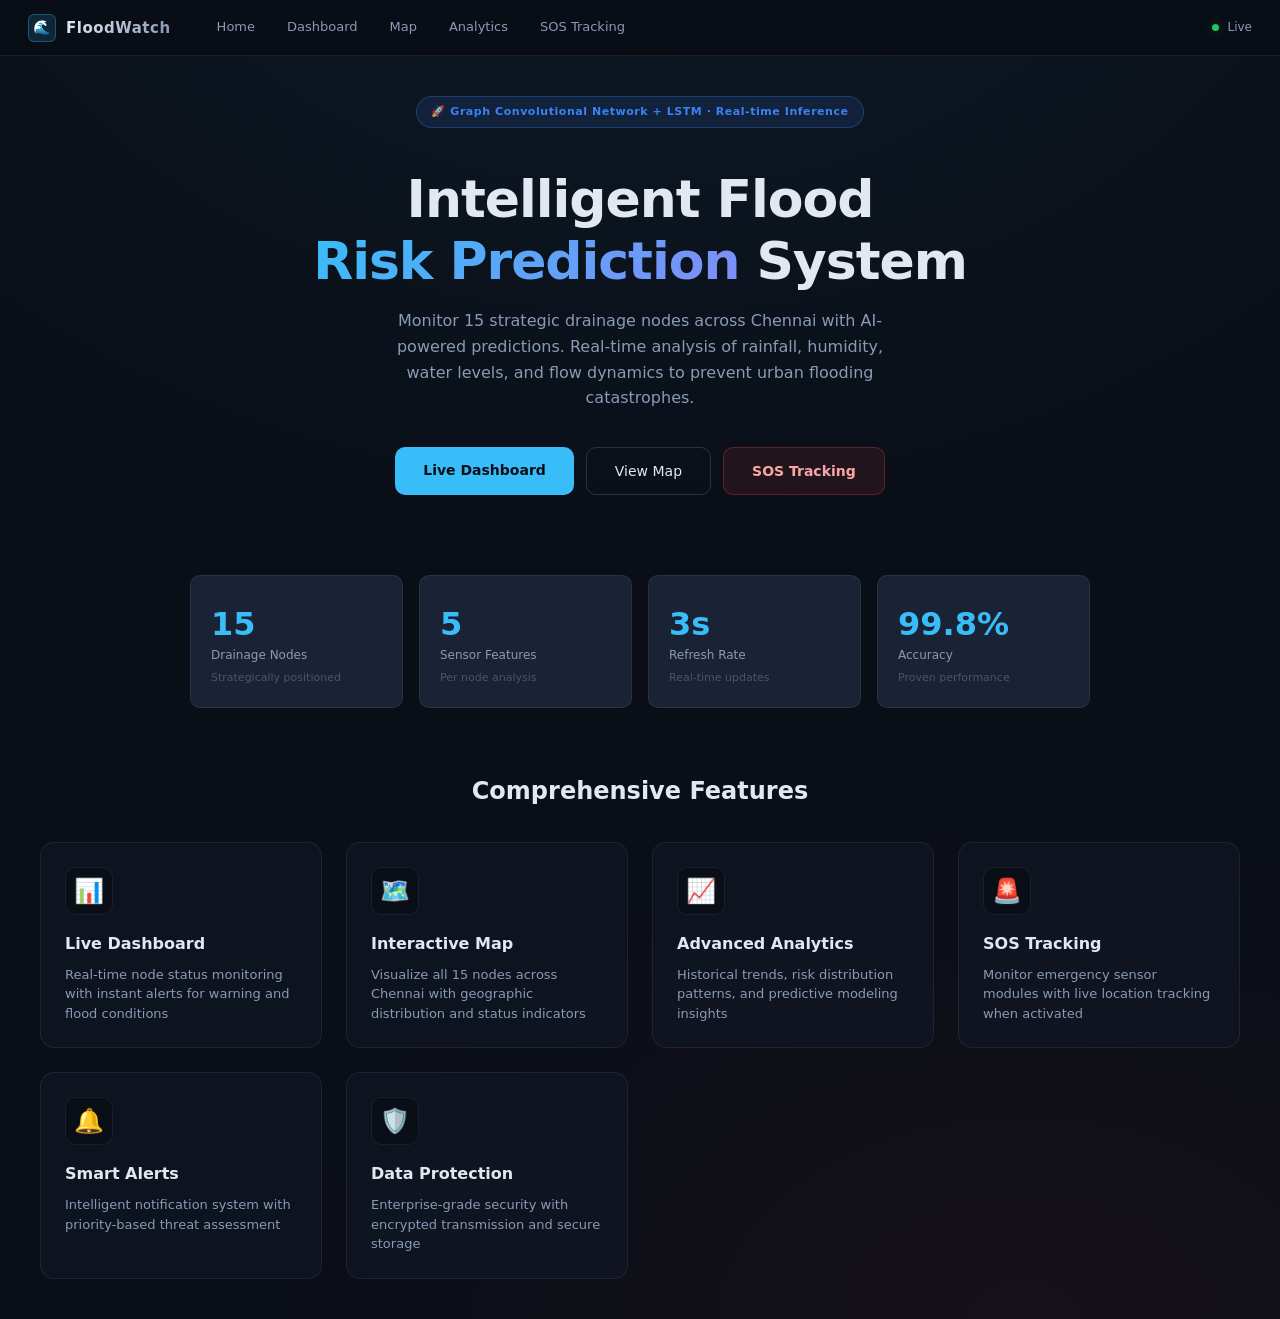
<file: dashboard/index.html>
<!DOCTYPE html>
<html lang="en">

<head>
  <meta charset="UTF-8" />
  <meta name="viewport" content="width=device-width, initial-scale=1.0" />
  <title>FloodWatch — Intelligent Flood Prediction System</title>
  <link rel="stylesheet" href="styles.css" />
</head>

<body>

  <!-- Navigation -->
  <nav class="nav">
    <div class="nav-brand">
      <div class="brand-icon">🌊</div>
      <span class="brand-name">FloodWatch</span>
    </div>
    <div class="nav-links">
      <a class="nav-link active" href="index.html">Home</a>
      <a class="nav-link" href="dashboard.html">Dashboard</a>
      <a class="nav-link" href="map.html">Map</a>
      <a class="nav-link" href="analytics.html">Analytics</a>
      <a class="nav-link" href="sos.html">SOS Tracking</a>
    </div>
    <div class="nav-status">
      <div id="status-dot" class="status-dot"></div>
      <span id="status-text">Connecting…</span>
    </div>
  </nav>

  <!-- Hero Section -->
  <main class="hero">
    <div class="hero-content">
      <div style="margin-bottom:24px">
        <span class="badge badge-blue" style="font-size:11px;padding:6px 14px;margin-bottom:16px;display:inline-block">
          🚀 Graph Convolutional Network + LSTM · Real-time Inference
        </span>
      </div>

      <h1 class="hero-title">
        Intelligent Flood<br />
        <span class="gradient-text">Risk Prediction</span> System
      </h1>

      <p class="hero-subtitle">
        Monitor 15 strategic drainage nodes across Chennai with AI-powered predictions.
        Real-time analysis of rainfall, humidity, water levels, and flow dynamics
        to prevent urban flooding catastrophes.
      </p>

      <div class="hero-btns">
        <a href="dashboard.html" class="btn-primary">
          <span>Live Dashboard</span>
        </a>
        <a href="map.html" class="btn-secondary">
          <span>View Map</span>
        </a>
        <a href="sos.html" class="btn-tertiary">
          <span>SOS Tracking</span>
        </a>
      </div>
    </div>

    <div class="hero-grid">
      <div class="hero-stat">
        <div class="stat-icon"></div>
        <div class="hero-stat-val">15</div>
        <div class="hero-stat-label">Drainage Nodes</div>
        <div class="hero-stat-sub">Strategically positioned</div>
      </div>
      <div class="hero-stat">
        <div class="stat-icon"></div>
        <div class="hero-stat-val">5</div>
        <div class="hero-stat-label">Sensor Features</div>
        <div class="hero-stat-sub">Per node analysis</div>
      </div>
      <div class="hero-stat">
        <div class="stat-icon"></div>
        <div class="hero-stat-val">3s</div>
        <div class="hero-stat-label">Refresh Rate</div>
        <div class="hero-stat-sub">Real-time updates</div>
      </div>
      <div class="hero-stat">
        <div class="stat-icon"></div>
        <div class="hero-stat-val">99.8%</div>
        <div class="hero-stat-label">Accuracy</div>
        <div class="hero-stat-sub">Proven performance</div>
      </div>
    </div>

    <!-- Features Section -->
    <div class="features-section">
      <h2 class="section-title">Comprehensive Features</h2>
      <div class="features-grid">
        <div class="feature-card">
          <div class="feature-icon">📊</div>
          <h3>Live Dashboard</h3>
          <p>Real-time node status monitoring with instant alerts for warning and flood conditions</p>
        </div>
        <div class="feature-card">
          <div class="feature-icon">🗺️</div>
          <h3>Interactive Map</h3>
          <p>Visualize all 15 nodes across Chennai with geographic distribution and status indicators</p>
        </div>
        <div class="feature-card">
          <div class="feature-icon">📈</div>
          <h3>Advanced Analytics</h3>
          <p>Historical trends, risk distribution patterns, and predictive modeling insights</p>
        </div>
        <div class="feature-card">
          <div class="feature-icon">🚨</div>
          <h3>SOS Tracking</h3>
          <p>Monitor emergency sensor modules with live location tracking when activated</p>
        </div>
        <div class="feature-card">
          <div class="feature-icon">🔔</div>
          <h3>Smart Alerts</h3>
          <p>Intelligent notification system with priority-based threat assessment</p>
        </div>
        <div class="feature-card">
          <div class="feature-icon">🛡️</div>
          <h3>Data Protection</h3>
          <p>Enterprise-grade security with encrypted transmission and secure storage</p>
        </div>
      </div>
    </div>
  </main>

  <script src="app.js"></script>
  <script>
    // Initialize connection status
    document.addEventListener("DOMContentLoaded", () => {
      startPolling((preds) => {
        setNavStatus(true);
      });
    });
  </script>
</body>

</html>
</file>
<file: dashboard/styles.css>
/* =====================================================
   Flood Prediction System — Dashboard Styles
   Dark industrial monitoring theme
   ===================================================== */

:root {
  --bg-base:      #0a0e17;
  --bg-panel:     #111827;
  --bg-card:      #1a2235;
  --bg-card-hover:#1e2a40;
  --bg-input:     #0f1623;

  --border:       rgba(255,255,255,0.07);
  --border-bright:rgba(255,255,255,0.14);

  --text-primary:  #e2e8f0;
  --text-secondary:#8a9ab5;
  --text-muted:    #4a5568;

  --green:  #22c55e;
  --green-bg: rgba(34,197,94,0.12);
  --green-border: rgba(34,197,94,0.3);

  --yellow: #eab308;
  --yellow-bg: rgba(234,179,8,0.12);
  --yellow-border: rgba(234,179,8,0.3);

  --red:    #ef4444;
  --red-bg: rgba(239,68,68,0.12);
  --red-border: rgba(239,68,68,0.3);

  --blue:   #3b82f6;
  --blue-bg:rgba(59,130,246,0.12);

  --accent: #38bdf8;
  --accent-dim: rgba(56,189,248,0.15);

  --radius-sm: 6px;
  --radius-md: 10px;
  --radius-lg: 14px;

  --shadow: 0 4px 24px rgba(0,0,0,0.4);
  --glow-green:  0 0 12px rgba(34,197,94,0.35);
  --glow-yellow: 0 0 12px rgba(234,179,8,0.35);
  --glow-red:    0 0 16px rgba(239,68,68,0.45);
}

/* ── Reset ─────────────────────────────────────────── */
*, *::before, *::after { box-sizing: border-box; margin: 0; padding: 0; }
html, body { height: 100%; }
body {
  background: var(--bg-base);
  color: var(--text-primary);
  font-family: 'Inter', 'Segoe UI', system-ui, sans-serif;
  font-size: 14px;
  line-height: 1.6;
  -webkit-font-smoothing: antialiased;
}

a { color: var(--accent); text-decoration: none; }
a:hover { color: #7dd3fc; }

/* ── Scrollbar ─────────────────────────────────────── */
::-webkit-scrollbar { width: 6px; height: 6px; }
::-webkit-scrollbar-track { background: var(--bg-base); }
::-webkit-scrollbar-thumb { background: var(--border-bright); border-radius: 3px; }

/* ── Navigation ────────────────────────────────────── */
.nav {
  position: sticky;
  top: 0;
  z-index: 100;
  background: rgba(10,14,23,0.92);
  backdrop-filter: blur(12px);
  border-bottom: 1px solid var(--border);
  padding: 0 28px;
  height: 56px;
  display: flex;
  align-items: center;
  gap: 32px;
}

.nav-brand {
  display: flex;
  align-items: center;
  gap: 10px;
  font-size: 15px;
  font-weight: 600;
  color: var(--text-primary);
  letter-spacing: 0.02em;
}

.nav-brand .brand-icon {
  width: 28px; height: 28px;
  background: var(--accent-dim);
  border: 1px solid rgba(56,189,248,0.3);
  border-radius: var(--radius-sm);
  display: flex; align-items: center; justify-content: center;
  font-size: 14px;
}

.nav-links {
  display: flex;
  gap: 4px;
  flex: 1;
}

.nav-link {
  padding: 6px 14px;
  border-radius: var(--radius-sm);
  font-size: 13px;
  color: var(--text-secondary);
  transition: all 0.15s;
  cursor: pointer;
}

.nav-link:hover { background: rgba(255,255,255,0.05); color: var(--text-primary); }
.nav-link.active { background: var(--accent-dim); color: var(--accent); }

.nav-status {
  display: flex;
  align-items: center;
  gap: 8px;
  font-size: 12px;
  color: var(--text-secondary);
  margin-left: auto;
}

.status-dot {
  width: 7px; height: 7px;
  border-radius: 50%;
  background: var(--text-muted);
  transition: all 0.3s;
}
.status-dot.live  { background: var(--green); box-shadow: var(--glow-green); animation: pulse 2s infinite; }
.status-dot.error { background: var(--red); box-shadow: var(--glow-red); }

/* ── Page Layout ───────────────────────────────────── */
.page { padding: 28px; max-width: 1400px; margin: 0 auto; }

.page-header {
  margin-bottom: 24px;
  display: flex;
  align-items: flex-start;
  justify-content: space-between;
  flex-wrap: wrap;
  gap: 12px;
}

.page-title { font-size: 20px; font-weight: 600; color: var(--text-primary); }
.page-subtitle { font-size: 13px; color: var(--text-secondary); margin-top: 3px; }

/* ── Metric Cards ───────────────────────────────────── */
.metrics-row {
  display: grid;
  grid-template-columns: repeat(auto-fit, minmax(160px, 1fr));
  gap: 14px;
  margin-bottom: 24px;
}

.metric-card {
  background: var(--bg-card);
  border: 1px solid var(--border);
  border-radius: var(--radius-md);
  padding: 16px 18px;
  transition: border-color 0.2s;
}

.metric-card:hover { border-color: var(--border-bright); }
.metric-label { font-size: 11px; text-transform: uppercase; letter-spacing: 0.06em; color: var(--text-secondary); margin-bottom: 6px; }
.metric-value { font-size: 26px; font-weight: 700; color: var(--text-primary); line-height: 1; }
.metric-sub   { font-size: 11px; color: var(--text-muted); margin-top: 4px; }
.metric-card.green .metric-value { color: var(--green); }
.metric-card.yellow .metric-value { color: var(--yellow); }
.metric-card.red .metric-value { color: var(--red); }

/* ── Main Grid ─────────────────────────────────────── */
.dashboard-grid {
  display: grid;
  grid-template-columns: 1fr 320px;
  gap: 20px;
}

@media (max-width: 900px) {
  .dashboard-grid { grid-template-columns: 1fr; }
}

/* ── Panel ─────────────────────────────────────────── */
.panel {
  background: var(--bg-panel);
  border: 1px solid var(--border);
  border-radius: var(--radius-lg);
  overflow: hidden;
}

.panel-header {
  padding: 14px 20px;
  border-bottom: 1px solid var(--border);
  display: flex;
  align-items: center;
  justify-content: space-between;
  gap: 12px;
}

.panel-title { font-size: 13px; font-weight: 600; color: var(--text-primary); letter-spacing: 0.03em; }
.panel-body  { padding: 20px; }

/* ── Node Grid ─────────────────────────────────────── */
.node-grid {
  display: grid;
  grid-template-columns: repeat(5, 1fr);
  gap: 10px;
}

@media (max-width: 600px) {
  .node-grid { grid-template-columns: repeat(3, 1fr); }
}

.node-card {
  background: var(--bg-card);
  border: 1px solid var(--border);
  border-radius: var(--radius-md);
  padding: 14px 10px;
  text-align: center;
  cursor: pointer;
  transition: all 0.2s;
  position: relative;
  overflow: hidden;
}

.node-card::before {
  content: '';
  position: absolute;
  top: 0; left: 0; right: 0;
  height: 3px;
  background: var(--text-muted);
  transition: background 0.3s;
}

.node-card:hover { background: var(--bg-card-hover); transform: translateY(-1px); }
.node-card.selected { border-color: var(--accent); box-shadow: 0 0 0 1px var(--accent); }

/* Status variants */
.node-card.GREEN  { border-color: var(--green-border); }
.node-card.GREEN::before  { background: var(--green); box-shadow: var(--glow-green); }
.node-card.YELLOW { border-color: var(--yellow-border); }
.node-card.YELLOW::before { background: var(--yellow); box-shadow: var(--glow-yellow); }
.node-card.RED    { border-color: var(--red-border); }
.node-card.RED::before    { background: var(--red); box-shadow: var(--glow-red); }
.node-card.RED    { animation: flicker 2s infinite; }

.node-name   { font-size: 15px; font-weight: 700; color: var(--text-primary); }
.node-status { font-size: 10px; letter-spacing: 0.08em; font-weight: 600; margin-top: 4px; }
.node-card.GREEN  .node-status { color: var(--green); }
.node-card.YELLOW .node-status { color: var(--yellow); }
.node-card.RED    .node-status { color: var(--red); }
.node-card:not(.GREEN):not(.YELLOW):not(.RED) .node-status { color: var(--text-muted); }

/* ── Alert Panel ────────────────────────────────────── */
.alert-list { display: flex; flex-direction: column; gap: 8px; }

.alert-item {
  display: flex;
  align-items: center;
  gap: 10px;
  padding: 10px 12px;
  border-radius: var(--radius-sm);
  font-size: 12px;
  border: 1px solid transparent;
}

.alert-item.RED {
  background: var(--red-bg);
  border-color: var(--red-border);
  color: #fca5a5;
}

.alert-item.YELLOW {
  background: var(--yellow-bg);
  border-color: var(--yellow-border);
  color: #fde68a;
}

.alert-dot {
  width: 8px; height: 8px;
  border-radius: 50%;
  flex-shrink: 0;
  animation: pulse 1.5s infinite;
}
.RED .alert-dot   { background: var(--red); }
.YELLOW .alert-dot { background: var(--yellow); }

.alert-empty {
  text-align: center;
  padding: 28px;
  color: var(--text-muted);
  font-size: 12px;
}

.alert-empty .checkmark {
  font-size: 24px;
  margin-bottom: 8px;
  color: var(--green);
}

/* ── Node Detail Panel ─────────────────────────────── */
.detail-panel {
  background: var(--bg-card);
  border: 1px solid var(--border);
  border-radius: var(--radius-md);
  padding: 16px;
  margin-top: 12px;
  display: none;
}
.detail-panel.visible { display: block; }

.detail-title { font-size: 15px; font-weight: 700; margin-bottom: 12px; }
.detail-row {
  display: flex;
  justify-content: space-between;
  padding: 6px 0;
  border-bottom: 1px solid var(--border);
  font-size: 12px;
}
.detail-row:last-child { border-bottom: none; }
.detail-key   { color: var(--text-secondary); }
.detail-val   { color: var(--text-primary); font-weight: 500; font-family: 'Courier New', monospace; }

/* ── Charts ─────────────────────────────────────────── */
.charts-grid {
  display: grid;
  grid-template-columns: 1fr 1fr;
  gap: 20px;
  margin-bottom: 20px;
}
@media (max-width: 800px) { .charts-grid { grid-template-columns: 1fr; } }

.chart-wrap { position: relative; height: 220px; }

/* ── Timestamp ─────────────────────────────────────── */
.timestamp {
  font-size: 11px;
  color: var(--text-muted);
  font-family: 'Courier New', monospace;
}

/* ── Badge ─────────────────────────────────────────── */
.badge {
  display: inline-block;
  padding: 2px 8px;
  border-radius: 999px;
  font-size: 10px;
  font-weight: 700;
  letter-spacing: 0.05em;
}
.badge-green  { background: var(--green-bg);  color: var(--green);  border: 1px solid var(--green-border); }
.badge-yellow { background: var(--yellow-bg); color: var(--yellow); border: 1px solid var(--yellow-border);}
.badge-red    { background: var(--red-bg);    color: var(--red);    border: 1px solid var(--red-border); }
.badge-blue   { background: var(--blue-bg);   color: var(--blue);   border: 1px solid rgba(59,130,246,0.3);}

/* ── Landing page specific ─────────────────────────── */
.hero {
  min-height: calc(100vh - 56px);
  display: flex;
  flex-direction: column;
  align-items: center;
  justify-content: center;
  text-align: center;
  padding: 40px 28px;
  background:
    radial-gradient(ellipse 80% 60% at 50% -20%, rgba(56,189,248,0.07), transparent),
    radial-gradient(ellipse 60% 40% at 80% 100%, rgba(239,68,68,0.05), transparent);
}

.hero-title {
  font-size: clamp(28px, 5vw, 52px);
  font-weight: 800;
  letter-spacing: -0.02em;
  color: var(--text-primary);
  max-width: 700px;
  line-height: 1.2;
  margin-bottom: 16px;
}

.hero-title span { color: var(--accent); }

.hero-subtitle {
  font-size: 16px;
  color: var(--text-secondary);
  max-width: 520px;
  margin-bottom: 36px;
}

.hero-btns {
  display: flex;
  gap: 12px;
  flex-wrap: wrap;
  justify-content: center;
  margin-bottom: 56px;
}

.btn-primary {
  padding: 12px 28px;
  background: var(--accent);
  color: #0a0e17;
  border: none;
  border-radius: var(--radius-md);
  font-size: 14px;
  font-weight: 700;
  cursor: pointer;
  transition: all 0.15s;
  text-decoration: none;
  display: inline-block;
}
.btn-primary:hover { background: #7dd3fc; color: #0a0e17; transform: translateY(-1px); }

.btn-secondary {
  padding: 12px 28px;
  background: transparent;
  color: var(--text-primary);
  border: 1px solid var(--border-bright);
  border-radius: var(--radius-md);
  font-size: 14px;
  cursor: pointer;
  transition: all 0.15s;
  text-decoration: none;
  display: inline-block;
}
.btn-secondary:hover { background: rgba(255,255,255,0.05); }

.hero-grid {
  display: grid;
  grid-template-columns: repeat(auto-fit, minmax(200px, 1fr));
  gap: 16px;
  max-width: 900px;
  width: 100%;
}

.hero-stat {
  background: var(--bg-card);
  border: 1px solid var(--border);
  border-radius: var(--radius-md);
  padding: 20px;
  text-align: left;
}
.hero-stat-val { font-size: 32px; font-weight: 800; color: var(--accent); line-height: 1; margin-bottom: 6px; }
.hero-stat-label { font-size: 12px; color: var(--text-secondary); }

/* ── Animations ─────────────────────────────────────── */
@keyframes pulse {
  0%, 100% { opacity: 1; }
  50%       { opacity: 0.5; }
}

@keyframes flicker {
  0%, 96%, 100% { opacity: 1; }
  97%           { opacity: 0.85; }
  98%           { opacity: 1; }
  99%           { opacity: 0.9; }
}

@keyframes slide-in {
  from { opacity: 0; transform: translateY(6px); }
  to   { opacity: 1; transform: translateY(0); }
}

.animate-in { animation: slide-in 0.25s ease forwards; }

/* ── Loading skeleton ───────────────────────────────── */
.skeleton {
  background: linear-gradient(90deg, var(--bg-card) 25%, var(--bg-card-hover) 50%, var(--bg-card) 75%);
  background-size: 200% 100%;
  animation: shimmer 1.4s infinite;
  border-radius: var(--radius-sm);
  height: 14px;
}
@keyframes shimmer {
  0%   { background-position: 200% 0; }
  100% { background-position: -200% 0; }
}

/* ── Utility ─────────────────────────────────────────── */
.flex { display: flex; }
.items-center { align-items: center; }
.gap-2 { gap: 8px; }
.gap-3 { gap: 12px; }
.mb-1  { margin-bottom: 4px; }
.mb-3  { margin-bottom: 12px; }
.text-sm { font-size: 12px; }
.text-muted { color: var(--text-muted); }
.text-secondary { color: var(--text-secondary); }
.font-mono { font-family: 'Courier New', monospace; }

/* ── Enhancements & New Features ───────────────────── */

/* Brand & Hero Enhancements */
.brand-name {
  background: linear-gradient(to right, #e2e8f0, #8a9ab5);
  -webkit-background-clip: text;
  -webkit-text-fill-color: transparent;
  font-weight: 800;
  letter-spacing: 0.5px;
}

.gradient-text {
  background: linear-gradient(135deg, var(--accent) 0%, #818cf8 100%);
  -webkit-background-clip: text;
  -webkit-text-fill-color: transparent;
}

.hero-content {
  display: flex;
  flex-direction: column;
  align-items: center;
  margin-bottom: 24px;
}

/* Buttons */
.btn-primary span, .btn-secondary span, .btn-tertiary span {
  display: flex;
  align-items: center;
  gap: 8px;
}

.btn-tertiary {
  padding: 12px 28px;
  background: rgba(239, 68, 68, 0.1);
  color: #fca5a5;
  border: 1px solid rgba(239, 68, 68, 0.3);
  border-radius: var(--radius-md);
  font-size: 14px;
  font-weight: 600;
  cursor: pointer;
  transition: all 0.2s;
  text-decoration: none;
  display: inline-block;
}

.btn-tertiary:hover {
  background: rgba(239, 68, 68, 0.2);
  color: #fff;
  transform: translateY(-1px);
  box-shadow: 0 4px 12px rgba(239, 68, 68, 0.2);
}

/* Stats */
.hero-stat {
  position: relative;
  overflow: hidden;
  transition: transform 0.2s, box-shadow 0.2s;
}

.hero-stat:hover {
  transform: translateY(-2px);
  box-shadow: 0 8px 24px rgba(0,0,0,0.4);
}

.stat-icon {
  font-size: 24px;
  margin-bottom: 12px;
  opacity: 0.8;
}

.hero-stat-sub {
  font-size: 11px;
  color: var(--text-muted);
  margin-top: 4px;
}

/* Features Section */
.features-section {
  margin-top: 64px;
  width: 100%;
  max-width: 1200px;
}

.section-title {
  font-size: 24px;
  font-weight: 700;
  color: var(--text-primary);
  margin-bottom: 32px;
  text-align: center;
}

.features-grid {
  display: grid;
  grid-template-columns: repeat(auto-fit, minmax(280px, 1fr));
  gap: 24px;
}

.feature-card {
  background: rgba(17, 24, 39, 0.6);
  border: 1px solid var(--border);
  border-radius: var(--radius-lg);
  padding: 24px;
  text-align: left;
  transition: all 0.2s;
  backdrop-filter: blur(8px);
}

.feature-card:hover {
  background: var(--bg-card);
  border-color: var(--border-bright);
  transform: translateY(-2px);
  box-shadow: var(--shadow);
}

.feature-icon {
  width: 48px;
  height: 48px;
  background: var(--bg-base);
  border: 1px solid var(--border);
  border-radius: var(--radius-md);
  display: flex;
  align-items: center;
  justify-content: center;
  font-size: 24px;
  margin-bottom: 16px;
}

.feature-card h3 {
  font-size: 16px;
  color: var(--text-primary);
  margin-bottom: 8px;
  font-weight: 600;
}

.feature-card p {
  font-size: 13px;
  color: var(--text-secondary);
  line-height: 1.5;
}

/* Dashboard Detail Header */
.detail-header {
  display: flex;
  align-items: center;
  justify-content: space-between;
  margin-bottom: 16px;
  padding-bottom: 12px;
  border-bottom: 1px solid var(--border);
}

.detail-header .detail-title {
  margin-bottom: 0;
}

/* Map Layout */
.map-container {
  margin-bottom: 20px;
  background: var(--bg-panel);
  padding: 8px;
  border-radius: var(--radius-lg);
  border: 1px solid var(--border);
}

.map-controls {
  width: 100%;
}

.leaflet-container {
  background: var(--bg-card) !important;
  font-family: 'Inter', system-ui, sans-serif !important;
}

.leaflet-popup-content-wrapper {
  background: var(--bg-card) !important;
  color: var(--text-primary) !important;
  border: 1px solid var(--border) !important;
  border-radius: var(--radius-md) !important;
  box-shadow: 0 8px 24px rgba(0,0,0,0.5) !important;
}

.leaflet-popup-tip {
  background: var(--bg-card) !important;
  border-top: 1px solid var(--border) !important;
  border-left: 1px solid var(--border) !important;
}

/* SOS Layout */
.sos-grid {
  display: grid;
  grid-template-columns: 1fr 340px;
  gap: 20px;
}

@media (max-width: 900px) {
  .sos-grid {
    grid-template-columns: 1fr;
  }
}

.sos-marker {
  transition: all 0.3s ease;
}

.sos-marker:hover {
  transform: scale(1.1);
  opacity: 0.9 !important;
}

/* Table Enhancements */
th {
  background: rgba(0,0,0,0.2);
}

tr {
  transition: background 0.15s;
}

tr:hover {
  background: rgba(255,255,255,0.02) !important;
}

/* Custom Scrollbar for inner elements */
.panel-body::-webkit-scrollbar {
  width: 4px;
}
.panel-body::-webkit-scrollbar-track {
  background: transparent;
}
.panel-body::-webkit-scrollbar-thumb {
  background: var(--border-bright);
  border-radius: 4px;
}

/* Emergency overrides */
#emergency-card {
  animation: pulse-border 2s infinite;
  background: linear-gradient(135deg, rgba(239,68,68,0.1), transparent);
  border-color: rgba(239,68,68,0.5);
}

@keyframes pulse-border {
  0%, 100% { border-color: rgba(239,68,68,0.3); }
  50% { border-color: rgba(239,68,68,0.8); box-shadow: inset 0 0 12px rgba(239,68,68,0.2); }
}
</file>
